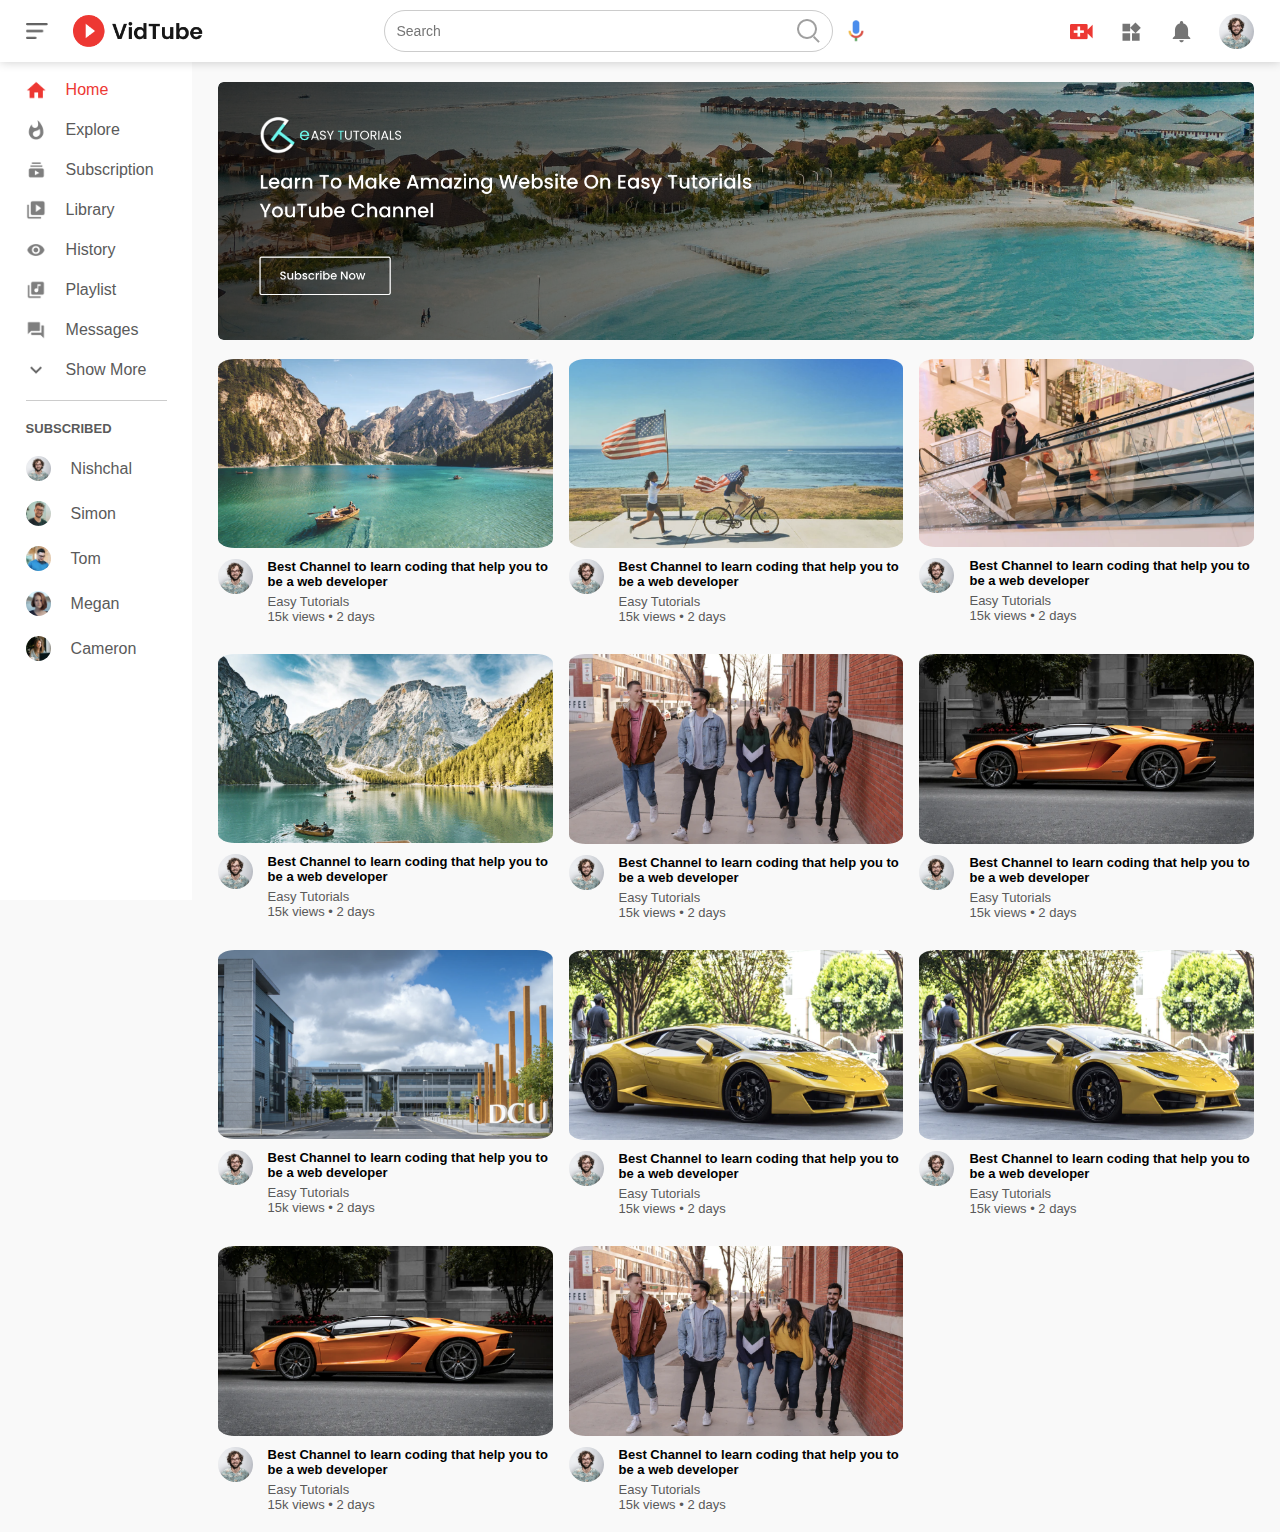
<file: index.html>
<!DOCTYPE html>
<html lang="en">
  <head>
    <meta charset="UTF-8" />
    <meta name="viewport" content="width=device-width, initial-scale=1.0" />
    <title>Video Sharing Website</title>
    <link rel="stylesheet" href="style.css" />
  </head>
  <body>
    <nav class="flex-div">
      <div class="nav-left flex-div">
        <img src="images/menu.png" class="menu-icon" />
        <img src="images/logo.png" class="logo" />
      </div>
      <div class="nav-middle flex-div">
        <div class="search-box flex-div">
          <input type="text" placeholder="Search" />
          <img src="images/search.png" alt="" />
        </div>
        <img src="images/voice-search.png" class="mic-icon" alt="" />
      </div>
      <div class="nav-right flex-div">
        <img src="images/upload.png" alt="" />
        <img src="images/more.png" alt="" />
        <img src="images/notification.png" alt="" />
        <img src="images/Jack.png" class="user-icon" alt="" />
      </div>
    </nav>

    <!-- -----------------------------------side bar--------------------------- -->

    <div class="sidebar">
      <div class="shortcut-links">
        <a href=""
          ><img src="images/home.png" alt="" />
          <p>Home</p></a
        >

        <a href=""
          ><img src="images/explore.png" alt="" />
          <p>Explore</p></a
        >

        <a href=""
          ><img src="images/subscriprion.png" alt="" />
          <p>Subscription</p></a
        >

        <a href=""
          ><img src="images/library.png" alt="" />
          <p>Library</p></a
        >

        <a href=""
          ><img src="images/history.png" alt="" />
          <p>History</p></a
        >

        <a href=""
          ><img src="images/playlist.png" alt="" />
          <p>Playlist</p></a
        >

        <a href=""
          ><img src="images/messages.png" alt="" />
          <p>Messages</p></a
        >

        <a href=""
          ><img src="images/show-more.png" alt="" />
          <p>Show More</p></a
        >

        <hr />
      </div>
      <div class="subscribed-list">
        <h3>SUBSCRIBED</h3>
        <a href=""
          ><img src="images/Jack.png" alt="" />
          <p>Nishchal</p></a
        >
        <a href=""
          ><img src="images/simon.png" alt="" />
          <p>Simon</p></a
        >
        <a href=""
          ><img src="images/tom.png" alt="" />
          <p>Tom</p></a
        >
        <a href=""
          ><img src="images/megan.png" alt="" />
          <p>Megan</p></a
        >
        <a href=""
          ><img src="images/cameron.png" alt="" />
          <p>Cameron</p></a
        >
      </div>
    </div>

    <!-- -----------------------main--------------------- -->

    <div class="container">
      <div class="banner">
        <img src="images/banner.png" alt="" />
      </div>
      <div class="list-container">
        <div class="vid-list">
          <a href="play-video.html"
            ><img src="images/thumbnail1.png" class="thumbnail" alt=""
          /></a>
          <div class="flex-div">
            <img src="images/Jack.png" alt="" />
            <div class="vid-info">
              <a href="play-video.html"
                >Best Channel to learn coding that help you to be a web
                developer</a
              >
              <p>Easy Tutorials</p>
              <p>15k views &bull; 2 days</p>
            </div>
          </div>
        </div>
        <div class="vid-list">
          <a href="play-video.html"
            ><img src="images/thumbnail2.png" class="thumbnail" alt=""
          /></a>
          <div class="flex-div">
            <img src="images/Jack.png" alt="" />
            <div class="vid-info">
              <a href="play-video.html"
                >Best Channel to learn coding that help you to be a web
                developer</a
              >
              <p>Easy Tutorials</p>
              <p>15k views &bull; 2 days</p>
            </div>
          </div>
        </div>
        <div class="vid-list">
          <a href="play-video.html"
            ><img src="images/thumbnail3.png" class="thumbnail" alt=""
          /></a>
          <div class="flex-div">
            <img src="images/Jack.png" alt="" />
            <div class="vid-info">
              <a href="play-video.html"
                >Best Channel to learn coding that help you to be a web
                developer</a
              >
              <p>Easy Tutorials</p>
              <p>15k views &bull; 2 days</p>
            </div>
          </div>
        </div>
        <div class="vid-list">
          <a href="play-video.html"
            ><img src="images/thumbnail4.png" class="thumbnail" alt=""
          /></a>
          <div class="flex-div">
            <img src="images/Jack.png" alt="" />
            <div class="vid-info">
              <a href="play-video.html"
                >Best Channel to learn coding that help you to be a web
                developer</a
              >
              <p>Easy Tutorials</p>
              <p>15k views &bull; 2 days</p>
            </div>
          </div>
        </div>
        <div class="vid-list">
          <a href="play-video.html"
            ><img src="images/thumbnail5.png" class="thumbnail" alt=""
          /></a>
          <div class="flex-div">
            <img src="images/Jack.png" alt="" />
            <div class="vid-info">
              <a href="play-video.html"
                >Best Channel to learn coding that help you to be a web
                developer</a
              >
              <p>Easy Tutorials</p>
              <p>15k views &bull; 2 days</p>
            </div>
          </div>
        </div>
        <div class="vid-list">
          <a href="play-video.html"
            ><img src="images/thumbnail6.png" class="thumbnail" alt=""
          /></a>
          <div class="flex-div">
            <img src="images/Jack.png" alt="" />
            <div class="vid-info">
              <a href="play-video.html"
                >Best Channel to learn coding that help you to be a web
                developer</a
              >
              <p>Easy Tutorials</p>
              <p>15k views &bull; 2 days</p>
            </div>
          </div>
        </div>
        <div class="vid-list">
          <a href="play-video.html"
            ><img src="images/thumbnail7.png" class="thumbnail" alt=""
          /></a>
          <div class="flex-div">
            <img src="images/Jack.png" alt="" />
            <div class="vid-info">
              <a href="play-video.html"
                >Best Channel to learn coding that help you to be a web
                developer</a
              >
              <p>Easy Tutorials</p>
              <p>15k views &bull; 2 days</p>
            </div>
          </div>
        </div>
        <div class="vid-list">
          <a href="play-video.html"
            ><img src="images/thumbnail8.png" class="thumbnail" alt=""
          /></a>
          <div class="flex-div">
            <img src="images/Jack.png" alt="" />
            <div class="vid-info">
              <a href="play-video.html"
                >Best Channel to learn coding that help you to be a web
                developer</a
              >
              <p>Easy Tutorials</p>
              <p>15k views &bull; 2 days</p>
            </div>
          </div>
        </div>
        <div class="vid-list">
          <a href="play-video.html"
            ><img src="images/thumbnail8.png" class="thumbnail" alt=""
          /></a>
          <div class="flex-div">
            <img src="images/Jack.png" alt="" />
            <div class="vid-info">
              <a href="play-video.html"
                >Best Channel to learn coding that help you to be a web
                developer</a
              >
              <p>Easy Tutorials</p>
              <p>15k views &bull; 2 days</p>
            </div>
          </div>
        </div>
        <div class="vid-list">
          <a href="play-video.html"
            ><img src="images/thumbnail6.png" class="thumbnail" alt=""
          /></a>
          <div class="flex-div">
            <img src="images/Jack.png" alt="" />
            <div class="vid-info">
              <a href="play-video.html"
                >Best Channel to learn coding that help you to be a web
                developer</a
              >
              <p>Easy Tutorials</p>
              <p>15k views &bull; 2 days</p>
            </div>
          </div>
        </div>
        <div class="vid-list">
          <a href="play-video.html"
            ><img src="images/thumbnail5.png" class="thumbnail" alt=""
          /></a>
          <div class="flex-div">
            <img src="images/Jack.png" alt="" />
            <div class="vid-info">
              <a href="play-video.html"
                >Best Channel to learn coding that help you to be a web
                developer</a
              >
              <p>Easy Tutorials</p>
              <p>15k views &bull; 2 days</p>
            </div>
          </div>
        </div>
      </div>
    </div>
    <script src="script.js"></script>
  </body>
</html>
</file>
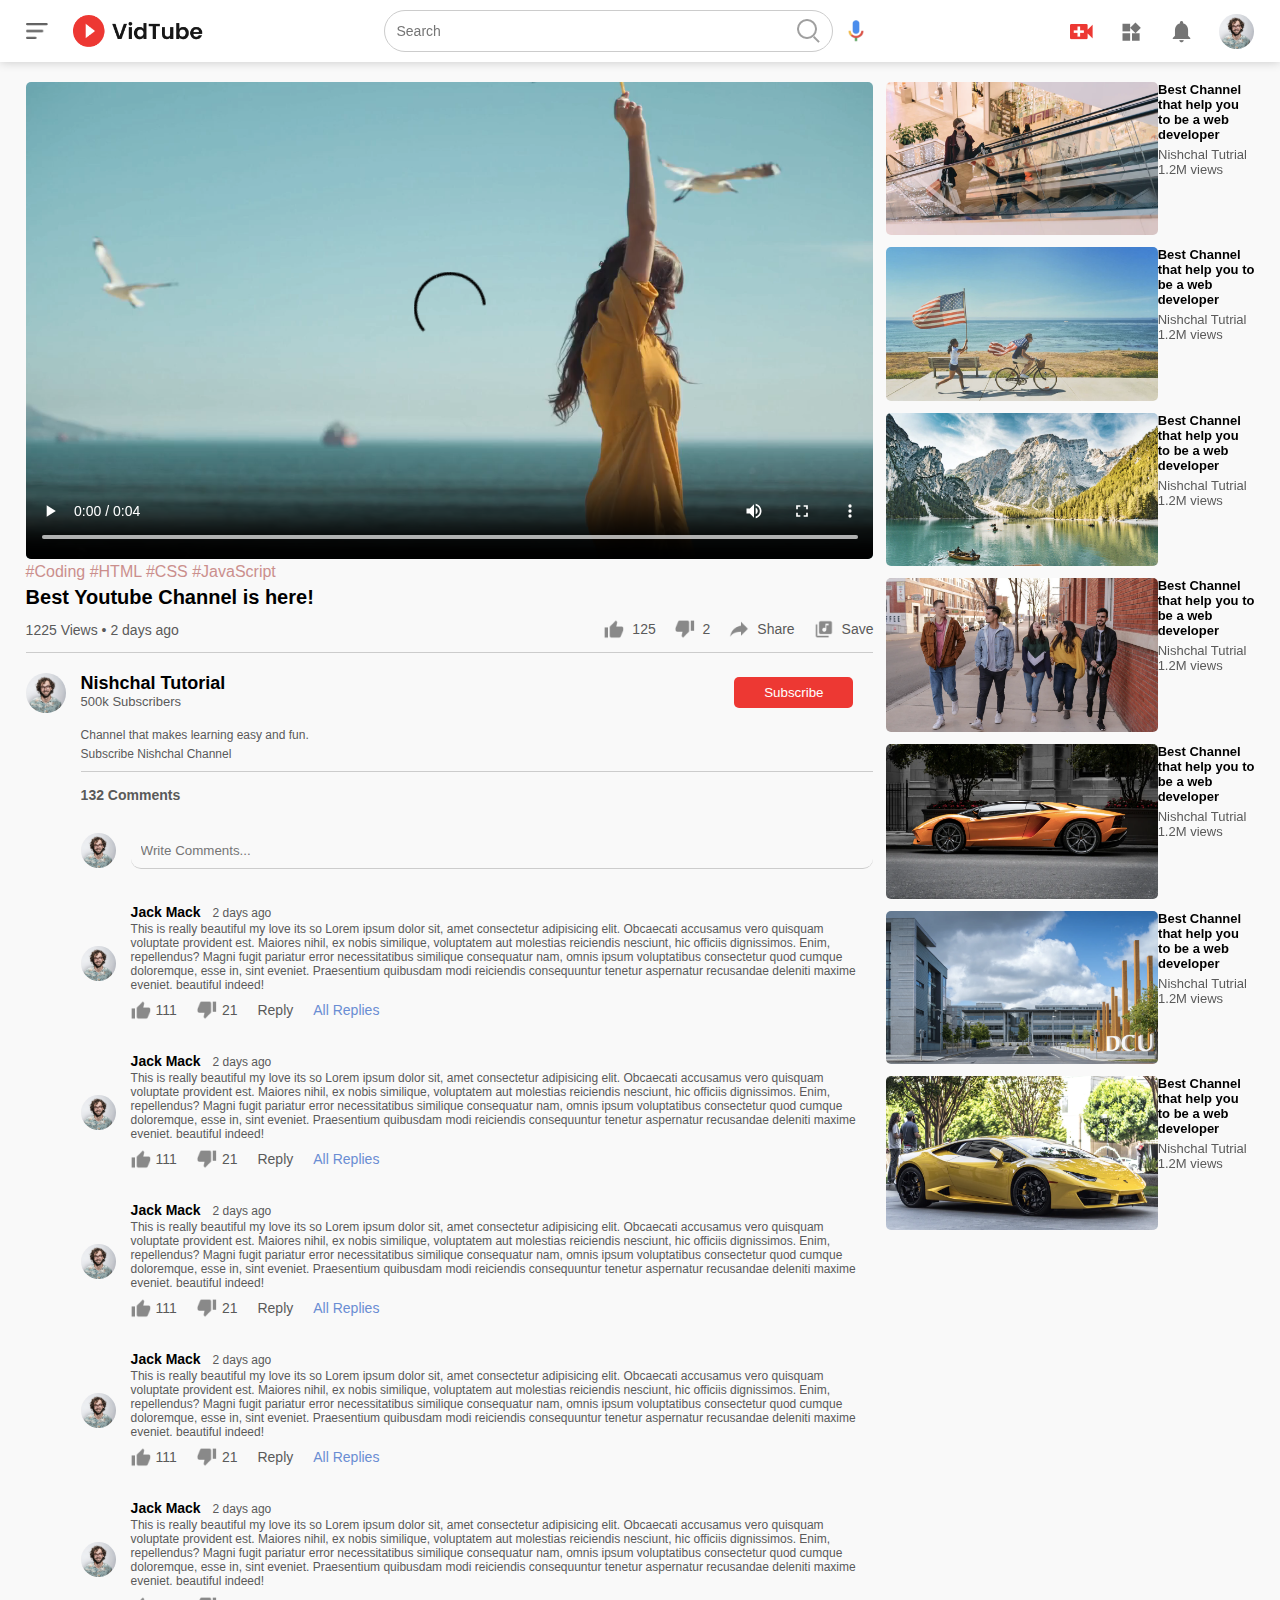
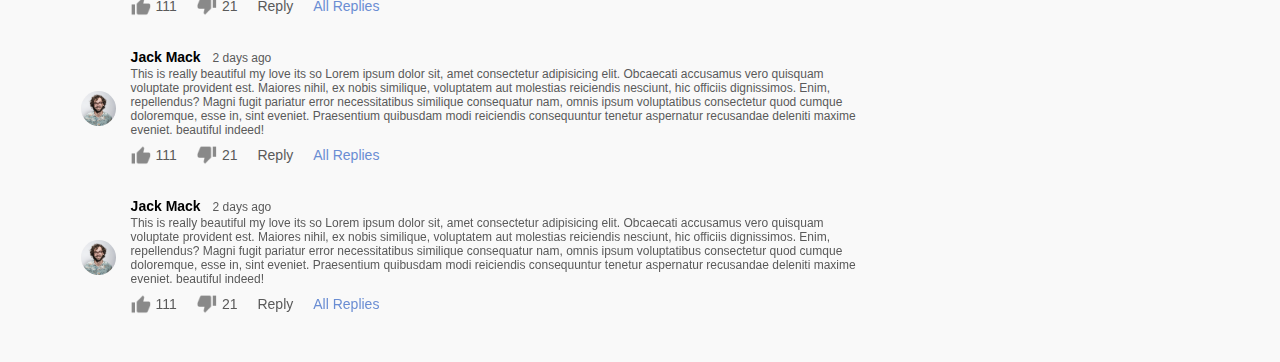
<file: play-video.html>
<!DOCTYPE html>
<html lang="en">
  <head>
    <meta charset="UTF-8" />
    <meta name="viewport" content="width=device-width, initial-scale=1.0" />
    <title>Play Video</title>
    <link rel="stylesheet" href="style.css" />
  </head>
  <body>
    <nav class="flex-div">
      <div class="nav-left flex-div">
        <img src="images/menu.png" class="menu-icon" />
        <img src="images/logo.png" class="logo" />
      </div>
      <div class="nav-middle flex-div">
        <div class="search-box flex-div">
          <input type="text" placeholder="Search" />
          <img src="images/search.png" alt="" />
        </div>
        <img src="images/voice-search.png" class="mic-icon" alt="" />
      </div>
      <div class="nav-right flex-div">
        <img src="images/upload.png" alt="" />
        <img src="images/more.png" alt="" />
        <img src="images/notification.png" alt="" />
        <img src="images/Jack.png" class="user-icon" alt="" />
      </div>
    </nav>

    <div class="container play-container">
      <div class="row">
        <div class="play-video">
          <video
            controls
            autoplay
            src="images/video.mp4"
            type="video/mp4"
          ></video>
          <div class="tags">
            <a href="">#Coding</a> <a href="">#HTML</a> <a href="">#CSS</a>
            <a href="">#JavaScript</a>
          </div>
          <h3>Best Youtube Channel is here!</h3>
          <div class="play-video-info">
            <p>1225 Views &bull; 2 days ago</p>
            <div>
              <a href=""><img src="images/like.png" alt="" />125</a>
              <a href=""><img src="images/dislike.png" alt="" />2</a>
              <a href=""><img src="images/share.png" alt="" />Share</a>
              <a href=""><img src="images/save.png" alt="" />Save</a>
            </div>
          </div>
          <hr />

          <div class="publisher">
            <img src="images/Jack.png" alt="" />
            <div>
              <p>Nishchal Tutorial</p>
              <span>500k Subscribers</span>
            </div>
            <button type="button">Subscribe</button>
          </div>
          <div class="vid-description">
            <p>Channel that makes learning easy and fun.</p>
            <p>Subscribe Nishchal Channel</p>
            <hr />
            <h4>132 Comments</h4>

            <div class="add-comment">
              <img src="images/Jack.png" alt="" />
              <input type="text" placeholder="Write Comments..." />
            </div>

            <div class="old-comment">
              <img src="images/Jack.png" alt="" />
              <div>
                <h3>Jack Mack <span>2 days ago</span></h3>
                <p>
                  This is really beautiful my love its so Lorem ipsum dolor sit,
                  amet consectetur adipisicing elit. Obcaecati accusamus vero
                  quisquam voluptate provident est. Maiores nihil, ex nobis
                  similique, voluptatem aut molestias reiciendis nesciunt, hic
                  officiis dignissimos. Enim, repellendus? Magni fugit pariatur
                  error necessitatibus similique consequatur nam, omnis ipsum
                  voluptatibus consectetur quod cumque doloremque, esse in, sint
                  eveniet. Praesentium quibusdam modi reiciendis consequuntur
                  tenetur aspernatur recusandae deleniti maxime eveniet.
                  beautiful indeed!
                </p>
                <div class="acomment-action">
                  <img src="images/like.png" alt="" />
                  <span>111</span>
                  <img src="images/dislike.png" alt="" />
                  <span>21</span>
                  <span>Reply</span>
                  <a href="">All Replies</a>
                </div>
              </div>
            </div>
            <div class="old-comment">
              <img src="images/Jack.png" alt="" />
              <div>
                <h3>Jack Mack <span>2 days ago</span></h3>
                <p>
                  This is really beautiful my love its so Lorem ipsum dolor sit,
                  amet consectetur adipisicing elit. Obcaecati accusamus vero
                  quisquam voluptate provident est. Maiores nihil, ex nobis
                  similique, voluptatem aut molestias reiciendis nesciunt, hic
                  officiis dignissimos. Enim, repellendus? Magni fugit pariatur
                  error necessitatibus similique consequatur nam, omnis ipsum
                  voluptatibus consectetur quod cumque doloremque, esse in, sint
                  eveniet. Praesentium quibusdam modi reiciendis consequuntur
                  tenetur aspernatur recusandae deleniti maxime eveniet.
                  beautiful indeed!
                </p>
                <div class="acomment-action">
                  <img src="images/like.png" alt="" />
                  <span>111</span>
                  <img src="images/dislike.png" alt="" />
                  <span>21</span>
                  <span>Reply</span>
                  <a href="">All Replies</a>
                </div>
              </div>
            </div>
            <div class="old-comment">
              <img src="images/Jack.png" alt="" />
              <div>
                <h3>Jack Mack <span>2 days ago</span></h3>
                <p>
                  This is really beautiful my love its so Lorem ipsum dolor sit,
                  amet consectetur adipisicing elit. Obcaecati accusamus vero
                  quisquam voluptate provident est. Maiores nihil, ex nobis
                  similique, voluptatem aut molestias reiciendis nesciunt, hic
                  officiis dignissimos. Enim, repellendus? Magni fugit pariatur
                  error necessitatibus similique consequatur nam, omnis ipsum
                  voluptatibus consectetur quod cumque doloremque, esse in, sint
                  eveniet. Praesentium quibusdam modi reiciendis consequuntur
                  tenetur aspernatur recusandae deleniti maxime eveniet.
                  beautiful indeed!
                </p>
                <div class="acomment-action">
                  <img src="images/like.png" alt="" />
                  <span>111</span>
                  <img src="images/dislike.png" alt="" />
                  <span>21</span>
                  <span>Reply</span>
                  <a href="">All Replies</a>
                </div>
              </div>
            </div>
            <div class="old-comment">
              <img src="images/Jack.png" alt="" />
              <div>
                <h3>Jack Mack <span>2 days ago</span></h3>
                <p>
                  This is really beautiful my love its so Lorem ipsum dolor sit,
                  amet consectetur adipisicing elit. Obcaecati accusamus vero
                  quisquam voluptate provident est. Maiores nihil, ex nobis
                  similique, voluptatem aut molestias reiciendis nesciunt, hic
                  officiis dignissimos. Enim, repellendus? Magni fugit pariatur
                  error necessitatibus similique consequatur nam, omnis ipsum
                  voluptatibus consectetur quod cumque doloremque, esse in, sint
                  eveniet. Praesentium quibusdam modi reiciendis consequuntur
                  tenetur aspernatur recusandae deleniti maxime eveniet.
                  beautiful indeed!
                </p>
                <div class="acomment-action">
                  <img src="images/like.png" alt="" />
                  <span>111</span>
                  <img src="images/dislike.png" alt="" />
                  <span>21</span>
                  <span>Reply</span>
                  <a href="">All Replies</a>
                </div>
              </div>
            </div>
            <div class="old-comment">
              <img src="images/Jack.png" alt="" />
              <div>
                <h3>Jack Mack <span>2 days ago</span></h3>
                <p>
                  This is really beautiful my love its so Lorem ipsum dolor sit,
                  amet consectetur adipisicing elit. Obcaecati accusamus vero
                  quisquam voluptate provident est. Maiores nihil, ex nobis
                  similique, voluptatem aut molestias reiciendis nesciunt, hic
                  officiis dignissimos. Enim, repellendus? Magni fugit pariatur
                  error necessitatibus similique consequatur nam, omnis ipsum
                  voluptatibus consectetur quod cumque doloremque, esse in, sint
                  eveniet. Praesentium quibusdam modi reiciendis consequuntur
                  tenetur aspernatur recusandae deleniti maxime eveniet.
                  beautiful indeed!
                </p>
                <div class="acomment-action">
                  <img src="images/like.png" alt="" />
                  <span>111</span>
                  <img src="images/dislike.png" alt="" />
                  <span>21</span>
                  <span>Reply</span>
                  <a href="">All Replies</a>
                </div>
              </div>
            </div>
            <div class="old-comment">
              <img src="images/Jack.png" alt="" />
              <div>
                <h3>Jack Mack <span>2 days ago</span></h3>
                <p>
                  This is really beautiful my love its so Lorem ipsum dolor sit,
                  amet consectetur adipisicing elit. Obcaecati accusamus vero
                  quisquam voluptate provident est. Maiores nihil, ex nobis
                  similique, voluptatem aut molestias reiciendis nesciunt, hic
                  officiis dignissimos. Enim, repellendus? Magni fugit pariatur
                  error necessitatibus similique consequatur nam, omnis ipsum
                  voluptatibus consectetur quod cumque doloremque, esse in, sint
                  eveniet. Praesentium quibusdam modi reiciendis consequuntur
                  tenetur aspernatur recusandae deleniti maxime eveniet.
                  beautiful indeed!
                </p>
                <div class="acomment-action">
                  <img src="images/like.png" alt="" />
                  <span>111</span>
                  <img src="images/dislike.png" alt="" />
                  <span>21</span>
                  <span>Reply</span>
                  <a href="">All Replies</a>
                </div>
              </div>
            </div>
            <div class="old-comment">
              <img src="images/Jack.png" alt="" />
              <div>
                <h3>Jack Mack <span>2 days ago</span></h3>
                <p>
                  This is really beautiful my love its so Lorem ipsum dolor sit,
                  amet consectetur adipisicing elit. Obcaecati accusamus vero
                  quisquam voluptate provident est. Maiores nihil, ex nobis
                  similique, voluptatem aut molestias reiciendis nesciunt, hic
                  officiis dignissimos. Enim, repellendus? Magni fugit pariatur
                  error necessitatibus similique consequatur nam, omnis ipsum
                  voluptatibus consectetur quod cumque doloremque, esse in, sint
                  eveniet. Praesentium quibusdam modi reiciendis consequuntur
                  tenetur aspernatur recusandae deleniti maxime eveniet.
                  beautiful indeed!
                </p>
                <div class="acomment-action">
                  <img src="images/like.png" alt="" />
                  <span>111</span>
                  <img src="images/dislike.png" alt="" />
                  <span>21</span>
                  <span>Reply</span>
                  <a href="">All Replies</a>
                </div>
              </div>
            </div>
          </div>
        </div>

        <div class="right-sidebar">
          <div class="side-video-list">
            <a href="" class="small-thumbnail"
              ><img src="images/thumbnail3.png" alt=""
            /></a>
            <div class="vid-info">
              <a href="">Best Channel that help you to be a web developer</a>
              <p>Nishchal Tutrial</p>
              <p>1.2M views</p>
            </div>
          </div>
          <div class="side-video-list">
            <a href="" class="small-thumbnail"
              ><img src="images/thumbnail2.png" alt=""
            /></a>
            <div class="vid-info">
              <a href="">Best Channel that help you to be a web developer</a>
              <p>Nishchal Tutrial</p>
              <p>1.2M views</p>
            </div>
          </div>
          <div class="side-video-list">
            <a href="" class="small-thumbnail"
              ><img src="images/thumbnail4.png" alt=""
            /></a>
            <div class="vid-info">
              <a href="">Best Channel that help you to be a web developer</a>
              <p>Nishchal Tutrial</p>
              <p>1.2M views</p>
            </div>
          </div>
          <div class="side-video-list">
            <a href="" class="small-thumbnail"
              ><img src="images/thumbnail5.png" alt=""
            /></a>
            <div class="vid-info">
              <a href="">Best Channel that help you to be a web developer</a>
              <p>Nishchal Tutrial</p>
              <p>1.2M views</p>
            </div>
          </div>
          <div class="side-video-list">
            <a href="" class="small-thumbnail"
              ><img src="images/thumbnail6.png" alt=""
            /></a>
            <div class="vid-info">
              <a href="">Best Channel that help you to be a web developer</a>
              <p>Nishchal Tutrial</p>
              <p>1.2M views</p>
            </div>
          </div>
          <div class="side-video-list">
            <a href="" class="small-thumbnail"
              ><img src="images/thumbnail7.png" alt=""
            /></a>
            <div class="vid-info">
              <a href="">Best Channel that help you to be a web developer</a>
              <p>Nishchal Tutrial</p>
              <p>1.2M views</p>
            </div>
          </div>
          <div class="side-video-list">
            <a href="" class="small-thumbnail"
              ><img src="images/thumbnail8.png" alt=""
            /></a>
            <div class="vid-info">
              <a href="">Best Channel that help you to be a web developer</a>
              <p>Nishchal Tutrial</p>
              <p>1.2M views</p>
            </div>
          </div>
        </div>
      </div>
    </div>
  </body>
</html>
</file>
<file: style.css>
*{
    margin: 0;
    padding: 0;
    box-sizing: border-box; 
    font-family: 'Poppins', sans-serif;
}
a{
    text-decoration: none;
    color: #5a5a5a;
}

img{
    cursor: pointer;
}

.flex-div{
    display: flex;
    align-items: center;
    
}

nav{
    padding: 10px 2%;
    justify-content: space-between ;
    box-shadow: 0 0 10px rgba(0,0,0,0.2);
    background: #fff;
    position: sticky;
    top: 0;
    z-index: 10;

}

.nav-right img{
    width: 25px;
    margin-left: 25px;
}

.nav-right .user-icon{
width: 35px;
border-radius: 50%  ;
margin-right: 0;

}
.nav-left .menu-icon{
    width: 22px;
    margin-right: 25px;
   
}   
.nav-left .logo{
    width: 130px;
}
.nav-middle .mic-icon{
    width: 16px;
   
}
.nav-middle .search-box{
    border: 1px solid #ccc;
    margin-right: 15px ;
    padding: 8px 12px;
    border-radius: 25px;
}
.nav-middle .search-box input{
    border: none;
    outline: none;
    font-size: 14px;
    width: 400px;
    background: transparent;
}

/* -----------------side bar */

.sidebar{
background: #fff   ;
width: 15%;
height: 100vh;
position: fixed;
top: 0;
padding-left: 2%;
padding-top: 80px;
}

.shortcut-links a img{
    width: 20px;
    margin-right: 20px;

}

.shortcut-links a{
    display: flex;
    align-items: center;
    margin-bottom: 20px;
  width: fit-content;
  flex-wrap: wrap;
}
.shortcut-links a:first-child{
    color: #ed3833;
}

.sidebar hr{
    height: 1px;
    background: #ccc;
    width: 85%;
    border: 0;
}

.subscribed-list h3{
    margin: 20px 0;
    font-size: 13px;
    color: #5a5a5a;
}

.subscribed-list a{
    display: flex;
    align-items: center;
    margin-bottom: 20px;
    width: fit-content;
    flex-wrap: wrap;
}
.subscribed-list a img{
    width: 25px;
    border-radius: 50%;
    margin-right: 20px;
}

.small-sidebar{
    width: 5% ;
    
}

.small-sidebar a p{
    display: none;
}

.small-sidebar h3{
    display: none;
}

.small-sidebar hr{
    width: 50%;
    margin-bottom: 25px;
}

/*----------------- main--------------- */

.container{
    background: #f9f9f9;
    padding-left: 17%;
    padding-top: 20px;
    padding-right: 2%;
    padding-bottom: 20px;

}

.large-container{
    padding-left: 7%;
}

.banner{
    width: 100%;
}

.banner img{
    width: 100%;
    border-radius: 5px;
}

.list-container{
    display: grid;
    grid-template-columns: repeat(auto-fit, minmax(250px, 1fr));
    grid-column-gap: 16px;
    grid-row-gap: 30px;
    margin-top: 15px;

}
.vid-list .thumbnail{
    width: 100%;
    border-radius: 5%;
}

.vid-list .flex-div{
    align-items: flex-start;
    margin-top: 7px;
}

.vid-list .flex-div img{
    width: 35px;
    border-radius: 50%;
    margin-right: 15px;
}
.vid-info{
    font-size: 13px;
    color: #5a5a5a;
    
}
.vid-info a{
   
    color: #000;
    font-weight: 600;
    display: block;
    margin-bottom: 5px;}

@media (max-width: 1000px) {
    .menu-icon{
        display: none;
    }
    .sidebar{
        display: none;
    }
    .container, .large-container{
        padding-left: 5%;
        padding-right: 5%;
    }
    .nav-right img{
        display: none;
    }
    .nav-right .user-icon{
        display: block ;
        width: 30px;

    }
    .nav-middle .search-box input{
        width: 100px;
    }
    .nav-middle .mic-icon{
        display: none;
    }
    .logo{
        width: 50px;}
}





/* --------------------Play Video Page---------------------- */
.play-container{
    padding-left: 2%;
}

.row{
    display: flex;
    justify-content: space-between;
    flex-wrap: wrap;
}

.play-video{
    flex-basis: 69%;
}

.right-sidebar{
    flex-basis: 30%;

}

.play-video video{
    width: 100%;
     border-radius: 5px;
   
}
.side-video-list{
    display: flex;
    justify-content: space-between;
    margin-bottom: 8px;

}
.side-video-list img{
    width: 100%;
    border-radius: 5px;
}

.side-video-list.small-thumbnail{
    flex-basis: 48%;
}
.side-video-list .vid-info{
    flex-basis: 48%;
  
}

.play-video .tags a{
    color: #cb8f8d;
}
.play-video h3{
    font-weight: 600;
    font-size: 20px;
    padding-top: 5px;
}

.play-video .play-video-info{
    display: flex;
    justify-content: space-between;
    align-items: center;
    margin-top: 10px;
    flex-wrap: wrap ;
    font-size: 14px;
    color: #5a5a5a;
}
.play-video .play-video-info a img{
    width: 20px;
    margin-right: 8px;
 
}
.play-video .play-video-info a{
    display: inline-flex;
    align-items: center;
    margin-left: 15px;
}
.play-video hr{
    height: 1px;
    background: #ccc;
    border: 0;
    margin: 10px 0;
}
.publisher{
    display: flex;
    align-items: center;
   margin-top: 20px;
}

.publisher div{
    flex: 1;
    line-height: 18px;
}

.publisher img{
    width: 40px;
    border-radius: 50%;
    margin-right: 15px;
}
.publisher div p{
    color: #000;
    font-weight: 600;
    font-size: 18px;
}

.publisher div span{
    font-size: 13px;
    color: #5a5a5a;
}
.publisher button{
    background: #ed3833;
    color: #fff;
    border: 0;
    outline: 0;
    padding: 8px 30px;
    border-radius: 5px;
    margin-right: 20px;
    
    cursor: pointer;
}   

.vid-description{
   
    padding-left: 55px;
    margin: 15px 0;

}

.vid-description p{
    font-size: 12px;
    color: #5a5a5a;
    margin-bottom: 5px;
}  
.vid-description h4{
    font-size: 14px;
    color: #5a5a5a;
    margin-top: 15px;
}
.add-comment{
    margin: 30px 0;
    display: flex;
    align-items: center;
}
.add-comment img{
    width: 35px;
    border-radius: 50%;
    margin-right: 15px;
}

.add-comment input{
    border: 0;
    outline: 0;
    padding: 10px;
    border-bottom: 1px solid #ccc;
    border-radius: 10px;
    width: 100%;
background:transparent ;   
}   
.old-comment {
    display: flex;
    align-items: center;
    margin: 20px 0;
}   
.old-comment img{
    width: 35px;
    border-radius: 50%;
    margin-right: 15px;
}
.old-comment div h3{
    font-size: 14px;

    margin-bottom: 2px;
}
.old-comment h3  span{
    font-size: 12px;
    color: #5a5a5a;
    font-weight: 500;
    margin-left: 8px;
}

.old-comment .acomment-action{
    display: flex;
    align-items: center;
    margin: 8px 0;
    font-size: 14px;
}
.old-comment .acomment-action img{
    border-radius: 0;
    width: 20px;
    margin-right: 5px;

}
.old-comment .acomment-action span{
    margin-right: 20px;
    color: #5a5a5a;

}
.old-comment .acomment-action a{
    color: #6a8dd3;
}

@media (max-width: 900px) {
    .play-video{
        flex-basis: 100%;
       
    }
    .right-sidebar{
        flex-basis: 100%;
    }
    .plqy-container{
        padding-left: 5%;
    }
    .vid-description{
        padding-left: 10px;
    }
    .play-video .play-video-info a{
        margin-left: 0px;
        margin-right: 15px;
        margin-top: 15px;
    }
}
</file>
